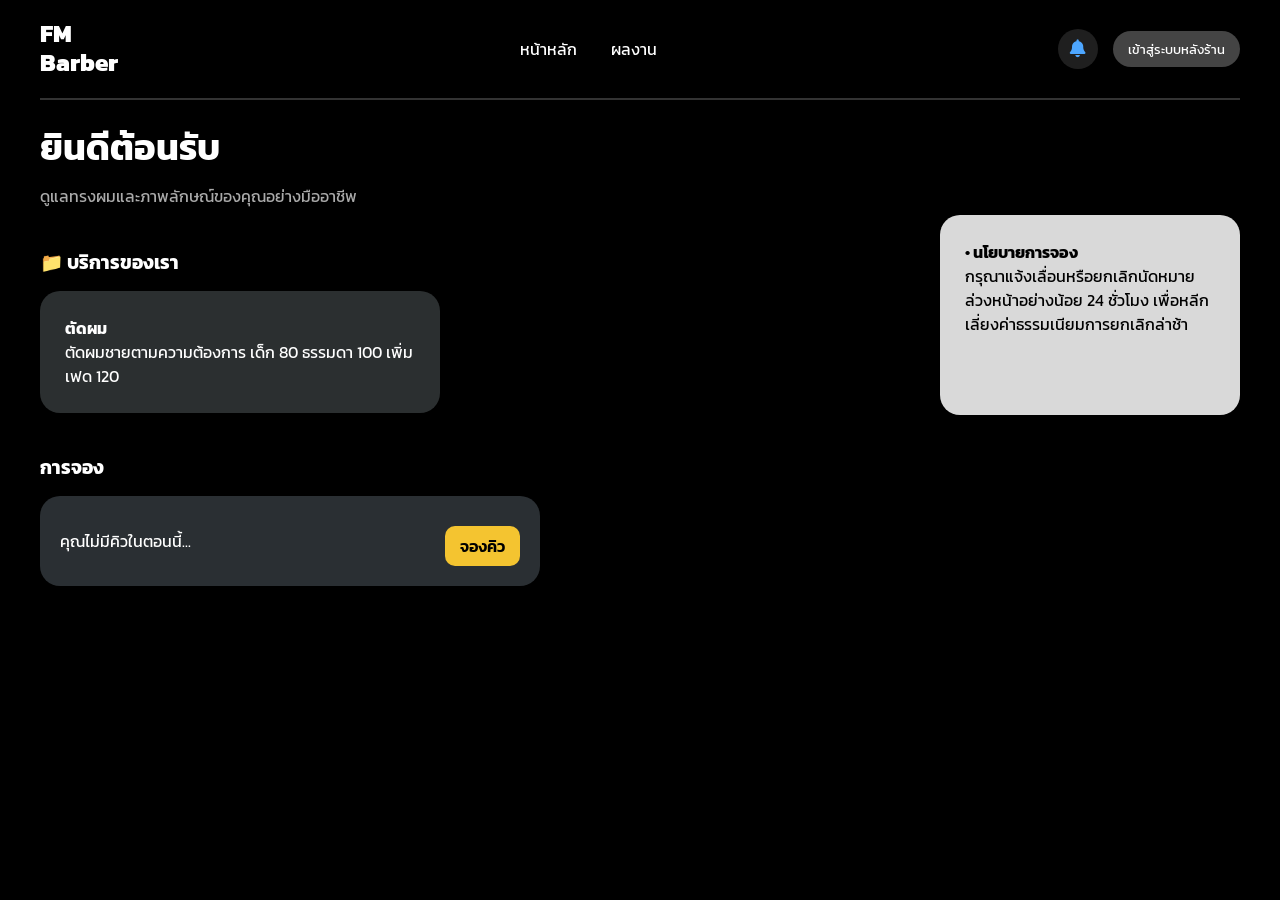
<file: index.html>
<!DOCTYPE html>
<html lang="th">
<head>
    <meta charset="UTF-8">
    <title>FM Barber</title>
    <link href="https://fonts.googleapis.com/css2?family=Kanit:wght@300;400;600;800&display=swap" rel="stylesheet">
    <link rel="stylesheet" href="https://cdnjs.cloudflare.com/ajax/libs/font-awesome/6.5.0/css/all.min.css">
    <link rel="stylesheet" href="style.css">
</head>
<body>

<header>
    <div class="logo">
        <h2>FM<br>Barber</h2>
    </div>

    <nav>
        <a href="index.html">หน้าหลัก</a>
        <a href="portfolio.html">ผลงาน</a>
    </nav>

    <div class="right-menu">
        <a href="notification.html" class="notification active">
            <i class="fa-solid fa-bell"></i>
        </a>
        <button class="login-btn" onclick="window.location.href='admin.html'">
            เข้าสู่ระบบหลังร้าน
</button>
    </div>
</header>

<hr>

<section class="hero">
    <h1>ยินดีต้อนรับ</h1>
    <p>ดูแลทรงผมและภาพลักษณ์ของคุณอย่างมืออาชีพ</p>
</section>

<section class="services">
    <h3>📁 บริการของเรา</h3>

    <div class="card">
        <h4>ตัดผม</h4>
        <p>ตัดผมชายตามความต้องการ เด็ก 80 ธรรมดา 100 เพิ่มเฟด 120</p>
    </div>
</section>

<section class="booking">
    <h3>การจอง</h3>

    <div id="bookingContainer"></div>

</section>

<section class="policy">
    <div class="card policy-card">
        <h4>• นโยบายการจอง</h4>
        <p class="policy-text">
            กรุณาแจ้งเลื่อนหรือยกเลิกนัดหมายล่วงหน้าอย่างน้อย 24 ชั่วโมง 
            เพื่อหลีกเลี่ยงค่าธรรมเนียมการยกเลิกล่าช้า
        </p>
    </div>
</section>

<script>

const container = document.getElementById("bookingContainer");

function renderBooking(){

const booking = JSON.parse(localStorage.getItem("finalBooking"));

if(booking){

container.innerHTML = `
<div class="card booking-card active-booking">
<p><strong>${booking.name || "คุณ"}</strong></p>
<p>🎟 คิวที่: <strong>#${booking.queue}</strong></p>
<p>📅 ${booking.date}</p>
<p>⏰ ${booking.time}</p>
<button class="cancel-btn" onclick="cancelBooking()">ยกเลิกการจอง</button>
</div>
`;

}else{

container.innerHTML = `
<div class="card booking-card">
<p>คุณไม่มีคิวในตอนนี้...</p>
<a href="booking.html" class="book-btn">จองคิว</a>
</div>
`;

}

}

function cancelBooking(){

const booking = JSON.parse(localStorage.getItem("finalBooking"));

/* แจ้งเตือนลูกค้า */

let notifications =
JSON.parse(localStorage.getItem("notifications")) || []

notifications.unshift({
message:"คุณได้ยกเลิกคิววันที่ "+booking.date+" เวลา "+booking.time,
timestamp:new Date().toLocaleString("th-TH")
})

localStorage.setItem(
"notifications",
JSON.stringify(notifications)
)

/* แจ้งเตือนแอดมิน */

let adminNotifications =
JSON.parse(localStorage.getItem("adminNotifications")) || []

adminNotifications.unshift({
message:"ลูกค้า "+booking.name+" ยกเลิกคิว #"+booking.queue,
timestamp:new Date().toLocaleString("th-TH")
})

localStorage.setItem(
"adminNotifications",
JSON.stringify(adminNotifications)
)

/* ลบ booking ด้วย queue */

let bookings =
JSON.parse(localStorage.getItem("bookings")) || []

bookings = bookings.filter(b => b.queue !== booking.queue)

localStorage.setItem(
"bookings",
JSON.stringify(bookings)
)

localStorage.removeItem("finalBooking")

renderBooking()

}

renderBooking()

setInterval(()=>{
renderBooking()
},2000)

</script>

</body>
</html>
</file>
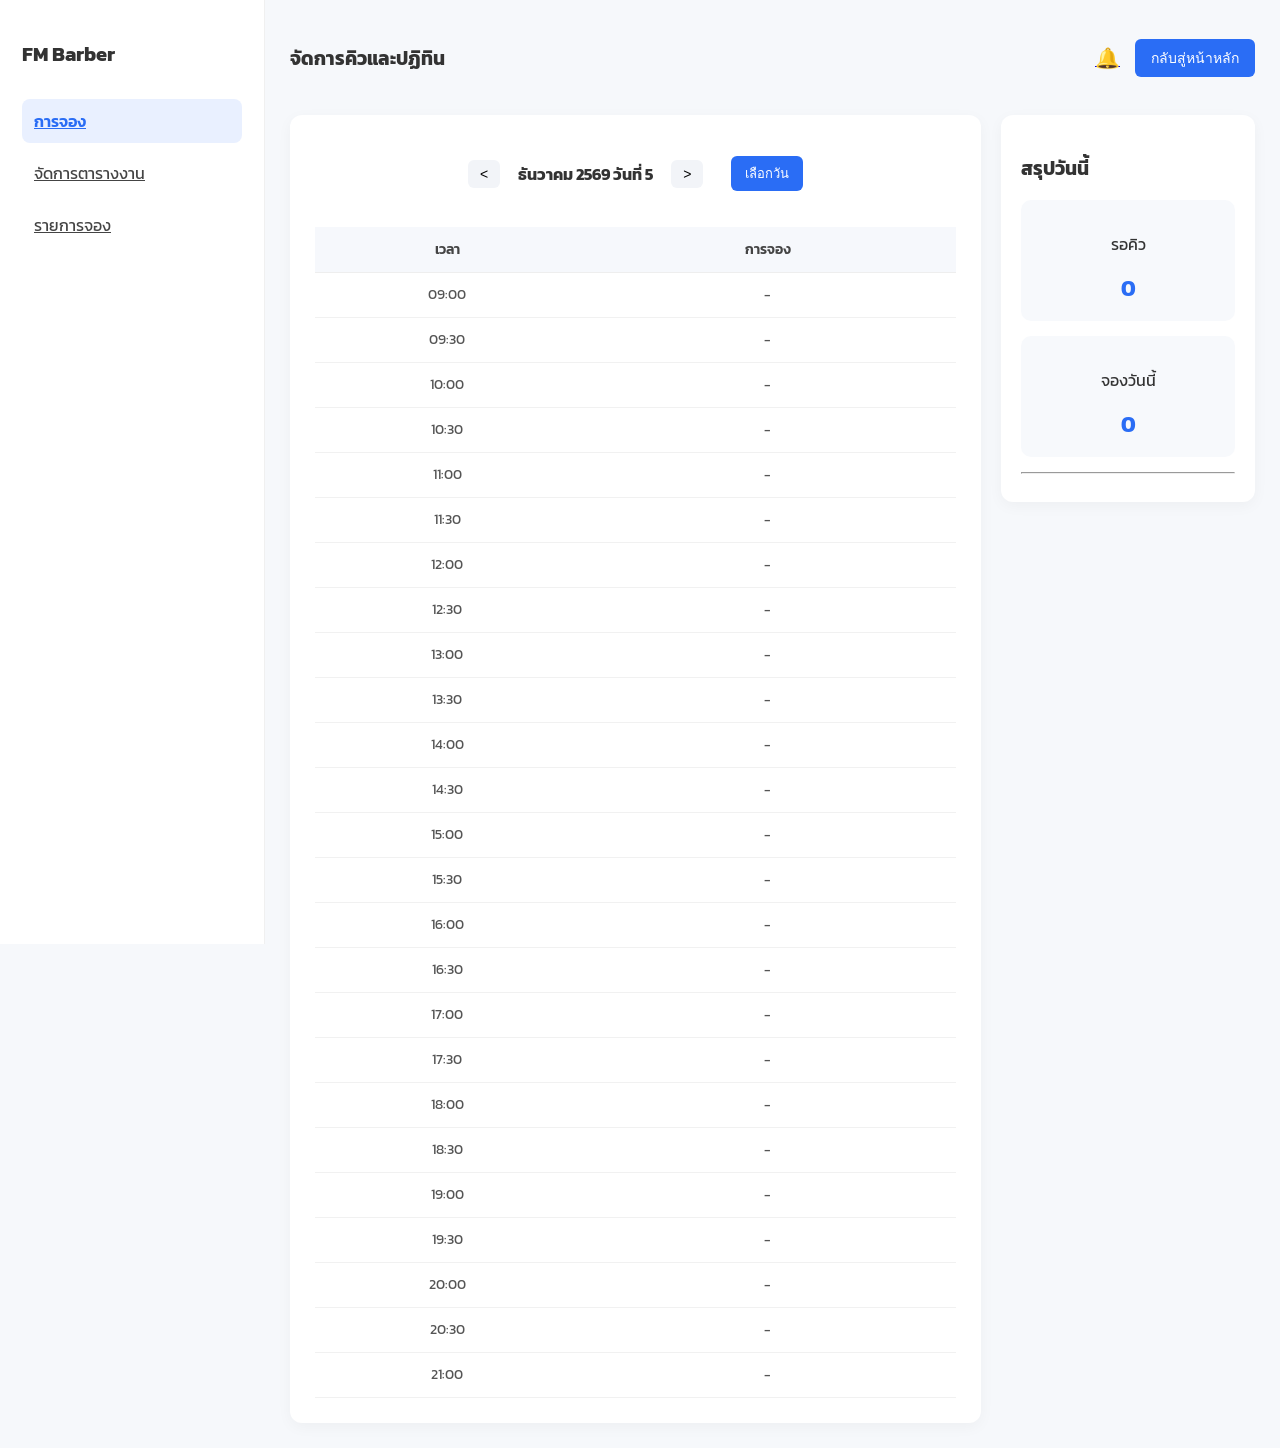
<file: admin.html>
<!DOCTYPE html>
<html lang="th">
<head>
<meta charset="UTF-8">
<title>FM Barber Admin</title>

<link href="https://fonts.googleapis.com/css2?family=Kanit:wght@300;400;600;800&display=swap" rel="stylesheet">
<link rel="stylesheet" href="https://cdnjs.cloudflare.com/ajax/libs/font-awesome/6.5.0/css/all.min.css">

<link rel="stylesheet" href="admin.css">

</head>

<body>

<div class="sidebar">

<h2>FM Barber</h2>

<div class="menu">

<a href="admin.html" class="active">การจอง</a>

<a href="manage.html">จัดการตารางงาน</a>

<a href="bookingadmin.html">รายการจอง</a>
</div>

</div>


<div class="main">

<div class="topbar">

<h3>จัดการคิวและปฏิทิน</h3>

<div class="right-menu">

<a href="notificationadmin.html">
<span class="bell">🔔</span>
</a>

<button class="home-btn" onclick="window.location.href='index.html'">
กลับสู่หน้าหลัก
</button>

</div>

</div>


<div class="content">

<div class="calendar-box">

<div class="calendar-header">

<button id="prevMonth"><</button>

<h4 id="monthYear"></h4>

<button id="nextMonth">></button>

<button class="date-btn" onclick="toggleCalendar()">
เลือกวัน
</button>

</div>

<table class="calendar-table">

<thead>
<tr>
<th>เวลา</th>
<th>การจอง</th>
</tr>
</thead>

<tbody id="calendarBody"></tbody>

</table>

</div>


<div class="summary">

<h3>สรุปวันนี้</h3>

<div class="stat">
<p>รอคิว</p>
<h2 id="queueCount">0</h2>
</div>

<div class="stat">
<p>จองวันนี้</p>
<h2 id="todayCount">0</h2>
</div>

<hr>

<div id="bookingList"></div>

</div>

</div>

</div>


<div id="datePopup" class="date-popup">

<div class="date-box">

<div class="date-header">
<span>เลือกวันที่</span>
<button onclick="toggleCalendar()">✕</button>
</div>

<div class="date-grid" id="dateGrid"></div>

</div>

</div>


<script>

const times = [
"09:00","09:30",
"10:00","10:30",
"11:00","11:30",
"12:00","12:30",
"13:00","13:30",
"14:00","14:30",
"15:00","15:30",
"16:00","16:30",
"17:00","17:30",
"18:00","18:30",
"19:00","19:30",
"20:00","20:30",
"21:00"
];

let currentDate = new Date();

const monthYear = document.getElementById("monthYear");

let bookings = JSON.parse(localStorage.getItem("notifications")) || [];

function formatDate(date){
return date.toLocaleDateString("th-TH");
}

function renderCalendar(){

const dateString = formatDate(currentDate);

monthYear.innerText =
currentDate.toLocaleString('th-TH',{month:'long',year:'numeric'}) +
" วันที่ "+currentDate.getDate();

let bodyHTML="";

times.forEach(time=>{

bodyHTML+="<tr>";
bodyHTML+=`<td class="time">${time}</td>`;

let booked = bookings.find(b => 
b.time === time && b.date === dateString
);

if(booked){

bodyHTML+=`
<td class="booked">
${booked.name || "จอง"}
</td>
`;

}else{

bodyHTML+=`<td>-</td>`;

}

bodyHTML+="</tr>";

});

document.getElementById("calendarBody").innerHTML=bodyHTML;

renderSummary();

}

renderCalendar();


document.getElementById("prevMonth").onclick=()=>{

currentDate.setMonth(currentDate.getMonth()-1);

renderCalendar();
renderDatePopup();

}

document.getElementById("nextMonth").onclick=()=>{

currentDate.setMonth(currentDate.getMonth()+1);

renderCalendar();
renderDatePopup();

}


function toggleCalendar(){

const popup=document.getElementById("datePopup");

popup.style.display =
popup.style.display==="flex"?"none":"flex";

}


function renderDatePopup(){

const grid=document.getElementById("dateGrid");

grid.innerHTML="";

const year=currentDate.getFullYear();
const month=currentDate.getMonth();

const daysInMonth=new Date(year,month+1,0).getDate();

for(let i=1;i<=daysInMonth;i++){

let d=document.createElement("div");

d.className="date-item";
d.innerText=i;

d.onclick=function(){

currentDate.setDate(i);

renderCalendar();
toggleCalendar();

}

grid.appendChild(d);

}

}

renderDatePopup();


function renderSummary(){

const dateString = formatDate(currentDate);

let todayBookings = bookings.filter(b => b.date === dateString);

document.getElementById("queueCount").innerText = todayBookings.length;
document.getElementById("todayCount").innerText = todayBookings.length;

let listHTML="";

todayBookings.forEach(b=>{

listHTML+=`
<div class="booking-item">

<p class="time">${b.time}</p>

<p><b>ชื่อ:</b> ${b.name || "-"}</p>

<p><b>หมายเหตุ:</b> ${b.note || "-"}</p>

<p class="date">${b.date}</p>

</div>
`;

});

document.getElementById("bookingList").innerHTML=listHTML;

}

</script>

</body>
</html>
</file>
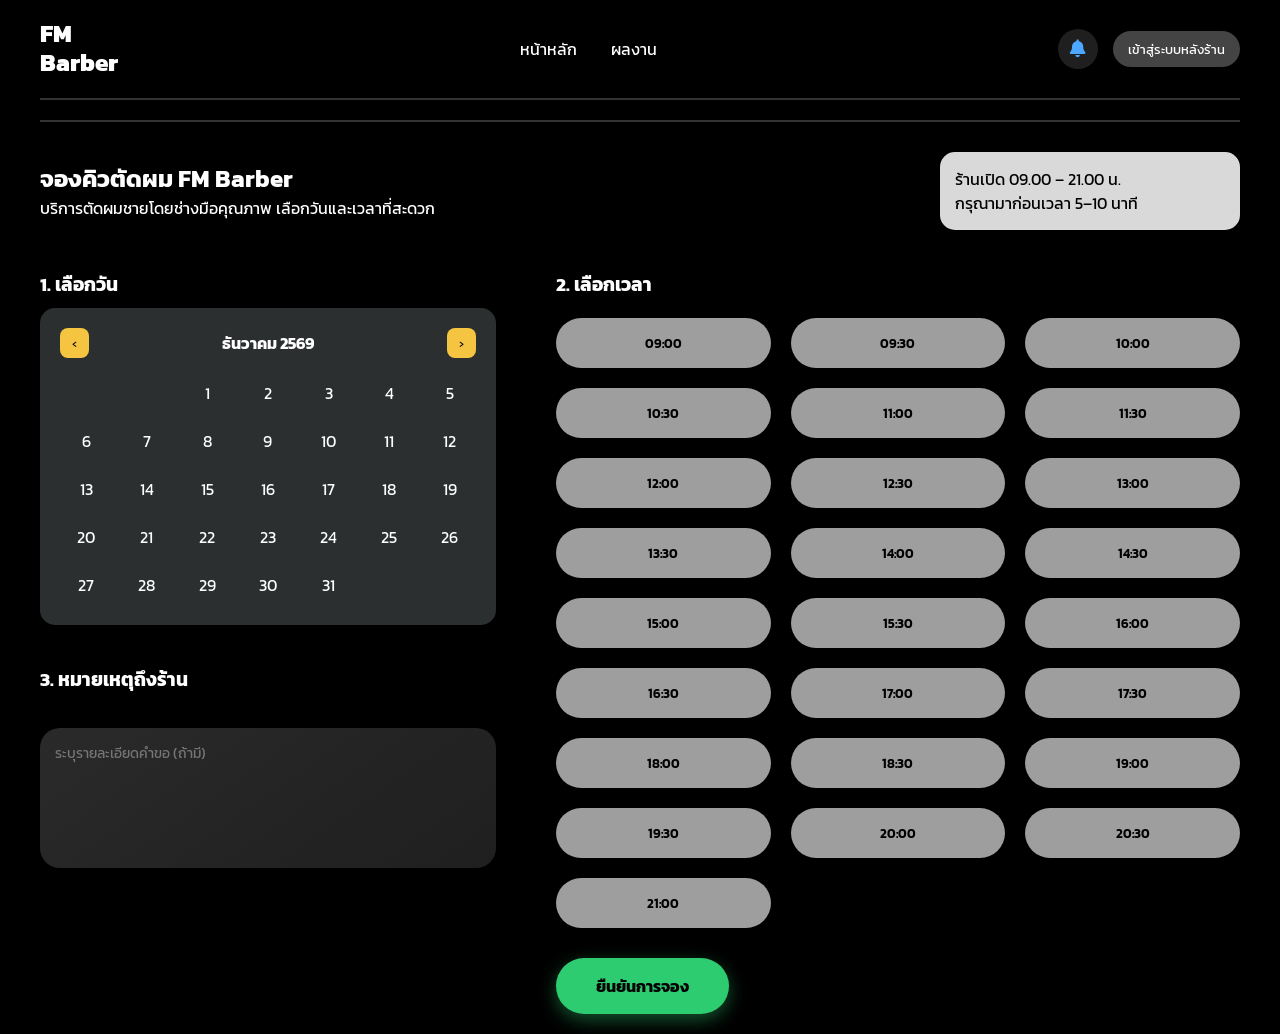
<file: booking.html>
<!DOCTYPE html>
<html lang="th">
<head>
<meta charset="UTF-8">
<title>จองคิว | FM Barber</title>
<link href="https://fonts.googleapis.com/css2?family=Kanit:wght@300;400;600;800&display=swap" rel="stylesheet">
<link rel="stylesheet" href="https://cdnjs.cloudflare.com/ajax/libs/font-awesome/6.5.0/css/all.min.css">
<link rel="stylesheet" href="style.css">
</head>

<body>

<header>
  <div class="logo">
    <h2>FM<br>Barber</h2>
  </div>

  <nav>
    <a href="index.html">หน้าหลัก</a>
    <a href="portfolio.html">ผลงาน</a>
  </nav>

  <div class="right-menu">
        <a href="notification.html" class="notification active">
            <i class="fa-solid fa-bell"></i>
        </a>
    <button class="login-btn" onclick="window.location.href='admin.html'">
      เข้าสู่ระบบหลังร้าน
</button>
  </div>
</header>

<hr><hr>

<section class="booking-page">

  <div class="booking-header">
    <div>
      <h1>จองคิวตัดผม FM Barber</h1>
      <p>บริการตัดผมชายโดยช่างมือคุณภาพ เลือกวันและเวลาที่สะดวก</p>
    </div>

    <div class="notice-box">
      ร้านเปิด 09.00 – 21.00 น.<br>
      กรุณามาก่อนเวลา 5–10 นาที
    </div>
  </div>

  <div class="booking-content">

    <!-- ซ้าย -->
    <div class="left-side">
      <h3>1. เลือกวัน</h3>

      <div class="calendar-box">
        <div class="calendar-header">
          <button id="prevMonth">‹</button>
          <h4 id="monthYear"></h4>
          <button id="nextMonth">›</button>
        </div>
        <div class="calendar-grid" id="calendar"></div>
      </div>
      <!-- หมายเหตุถึงร้าน -->
<div class="note-section">
  <h3>3. หมายเหตุถึงร้าน</h3>
  <textarea id="noteInput" placeholder="ระบุรายละเอียดคำขอ (ถ้ามี)"></textarea>
</div>
    </div>
     

    <!-- ขวา -->
    <div class="right-side">
      <h3>2. เลือกเวลา</h3>

      <div class="time-grid">
        <button class="time-btn">09:00</button>
        <button class="time-btn">09:30</button>
        <button class="time-btn">10:00</button>
        <button class="time-btn">10:30</button>
        <button class="time-btn">11:00</button>
        <button class="time-btn">11:30</button>
        <button class="time-btn">12:00</button>
        <button class="time-btn">12:30</button>
        <button class="time-btn">13:00</button>
        <button class="time-btn">13:30</button>
        <button class="time-btn">14:00</button>
        <button class="time-btn">14:30</button>
        <button class="time-btn">15:00</button>
        <button class="time-btn">15:30</button>
        <button class="time-btn">16:00</button>
        <button class="time-btn">16:30</button>
        <button class="time-btn">17:00</button>
        <button class="time-btn">17:30</button>
        <button class="time-btn">18:00</button>
        <button class="time-btn">18:30</button>
        <button class="time-btn">19:00</button>
        <button class="time-btn">19:30</button>
        <button class="time-btn">20:00</button>
        <button class="time-btn">20:30</button>
        <button class="time-btn">21:00</button>
      </div>

      <button class="confirm-btn" onclick="goConfirm()">ยืนยันการจอง</button>
    </div>

  </div>
</section>

<script>

let currentDate = new Date();
let selectedDay = null;
let selectedTime = null;

const calendar = document.getElementById("calendar");
const monthYear = document.getElementById("monthYear");

/* ---------- ปฏิทิน ---------- */

function renderCalendar(){

  calendar.innerHTML = "";

  const today = new Date();
  const year = currentDate.getFullYear();
  const month = currentDate.getMonth();

  const firstDay = new Date(year, month, 1).getDay();
  const lastDate = new Date(year, month+1, 0).getDate();

  const monthNames = ["มกราคม","กุมภาพันธ์","มีนาคม","เมษายน","พฤษภาคม","มิถุนายน",
                      "กรกฎาคม","สิงหาคม","กันยายน","ตุลาคม","พฤศจิกายน","ธันวาคม"];

  monthYear.innerText = monthNames[month] + " " + (year + 543);

  for(let i=0;i<firstDay;i++){
    calendar.innerHTML += "<div></div>";
  }

  for(let day=1; day<=lastDate; day++){

    const dayDiv = document.createElement("div");
    dayDiv.innerText = day;

    const thisDate = new Date(year, month, day);

    if(thisDate < new Date(today.getFullYear(), today.getMonth(), today.getDate())){
      dayDiv.classList.add("disabled");
    } 
    else {

      dayDiv.onclick = function(){

        document.querySelectorAll("#calendar div")
        .forEach(d=>d.classList.remove("active"));

        dayDiv.classList.add("active");

        selectedDay = day + "/" + (month+1) + "/" + (year+543);
        updateTimeButtons();

      };

    }

    if(day === today.getDate() &&
       month === today.getMonth() &&
       year === today.getFullYear()){
      dayDiv.classList.add("today");
    }

    if(new Date(year, month, day).getDay() === 0){
      dayDiv.classList.add("sunday");
    }

    calendar.appendChild(dayDiv);
  }

}

/* ---------- เปลี่ยนเดือน ---------- */

document.getElementById("prevMonth").onclick = function(){
  currentDate.setMonth(currentDate.getMonth()-1);
  renderCalendar();
}

document.getElementById("nextMonth").onclick = function(){
  currentDate.setMonth(currentDate.getMonth()+1);
  renderCalendar();
}

/* ---------- เช็คสถานะเวลา ---------- */

/* ---------- โหลดเวลาเมื่อเลือกวัน ---------- */

function updateTimeButtons(){

  if(!selectedDay) return;

  const parts = selectedDay.split("/");
  const day = parts[0];
  const month = parts[1];
  const year = parts[2]-543;

  const dateObj = new Date(year,month-1,day);
  const dateKey =
  dateObj.getFullYear() + "-" +
  String(dateObj.getMonth()+1).padStart(2,"0") + "-" +
  String(dateObj.getDate()).padStart(2,"0");

  const schedule = JSON.parse(localStorage.getItem("schedule_"+dateKey)) || {};
  const closed = localStorage.getItem("close_"+dateKey) === "true";

  const buttons = document.querySelectorAll(".time-btn");

  selectedTime = null;

  buttons.forEach(btn=>{

    const time = btn.innerText;

    btn.classList.remove("active","disabled");

    btn.style.pointerEvents="auto";
    btn.style.opacity="1";

    /* ร้านปิด */
    if(closed){
      btn.classList.add("disabled");
      btn.style.pointerEvents="none";
      btn.style.opacity="0.3";
      return;
    }

    /* เวลาไม่ว่าง */
    if(schedule[time] === "ไม่ว่าง"){
      btn.classList.add("disabled");
      btn.style.pointerEvents="none";
      btn.style.opacity="0.4";
      return;
    }

    /* เวลาว่าง */
    btn.onclick = function(){

      buttons.forEach(b=>b.classList.remove("active"));

      btn.classList.add("active");

      selectedTime = time;

    }

  });

}

/* ---------- ยืนยัน ---------- */

function goConfirm(){

  if(!selectedDay || !selectedTime){
    alert("กรุณาเลือกวันและเวลา");
    return;
  }

  const parts = selectedDay.split("/");
  const day = parts[0];
  const month = parts[1];
  const year = parts[2]-543;

  const dateObj = new Date(year,month-1,day);
  const dateKey =
  dateObj.getFullYear() + "-" +
  String(dateObj.getMonth()+1).padStart(2,"0") + "-" +
  String(dateObj.getDate()).padStart(2,"0");
  /* เช็คว่าร้านปิดไหม */
  const closed = localStorage.getItem("close_"+dateKey) === "true";

  if(closed){
    alert("วันนี้ร้านปิดทำการ");
    return;
  }

  const schedule = JSON.parse(localStorage.getItem("schedule_"+dateKey)) || {};

  if(schedule[selectedTime] === "ไม่ว่าง"){
    alert("เวลานี้ถูกจองแล้ว");
    return;
  }

  const note = document.getElementById("noteInput").value;

  localStorage.setItem("selectedDate", selectedDay);
  localStorage.setItem("selectedTime", selectedTime);
  localStorage.setItem("bookingNote", note);

  window.location.href = "confirm.html";
}

/* ---------- เริ่มต้น ---------- */
renderCalendar();

/* โหลดสถานะเวลาเมื่อเปิดหน้า */
updateTimeButtons();

</script>
</body>
</html>
</file>
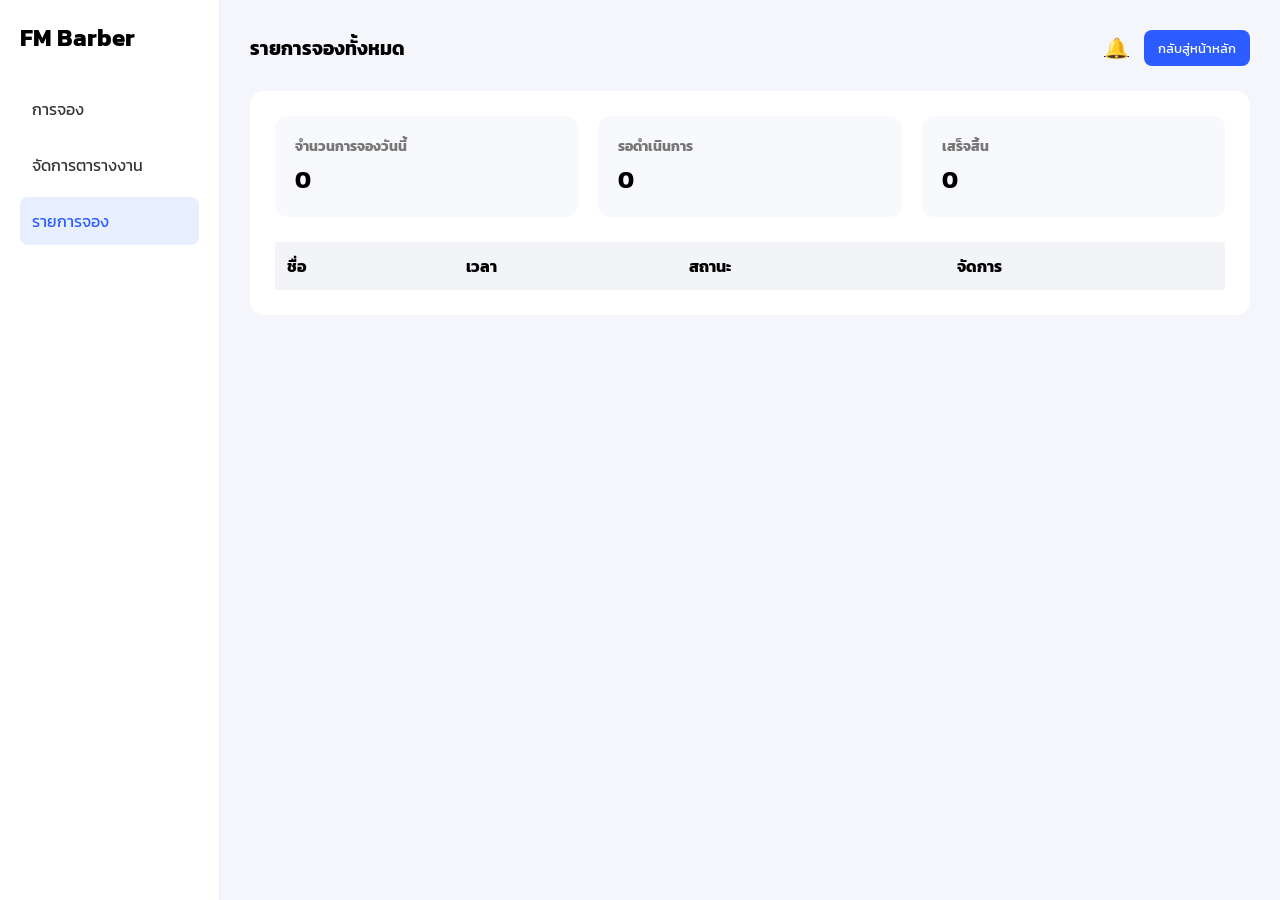
<file: bookingadmin.html>
<!DOCTYPE html>
<html lang="th">
<head>
<meta charset="UTF-8">
<title>รายการจอง</title>

<link href="https://fonts.googleapis.com/css2?family=Kanit:wght@300;400;500;600&display=swap" rel="stylesheet">

<style>

*{
margin:0;
padding:0;
box-sizing:border-box;
font-family:'Kanit',sans-serif;
}

body{
background:#f4f6fb;
}

.layout{
display:flex;
}

/* sidebar */

.sidebar{
width:220px;
background:#fff;
height:100vh;
padding:20px;
border-right:1px solid #eee;
}

.sidebar h2{
margin-bottom:30px;
}

.sidebar a{
display:block;
padding:12px;
margin-bottom:8px;
text-decoration:none;
color:#333;
border-radius:8px;
}

.sidebar a.active{
background:#e7efff;
color:#2c5cff;
}

/* main */

.main{
flex:1;
padding:30px;
}

/* header */

.header{
display:flex;
justify-content:space-between;
align-items:center;
margin-bottom:25px;
}

.header-right{
display:flex;
align-items:center;
gap:15px;
}

.bell{
font-size:20px;
cursor:pointer;
}

.home-btn{
background:#2c5cff;
color:white;
border:none;
padding:8px 14px;
border-radius:8px;
cursor:pointer;
}

/* card */

.card{
background:white;
border-radius:14px;
padding:25px;
}

/* stats */

.stats{
display:flex;
gap:20px;
margin-bottom:25px;
}

.stat-box{
flex:1;
background:#f8f9fc;
padding:20px;
border-radius:12px;
}

.stat-box h4{
font-size:14px;
color:#777;
margin-bottom:5px;
}

.stat-box h2{
font-size:24px;
}

/* table */

table{
width:100%;
border-collapse:collapse;
}

th{
background:#f2f4f8;
padding:12px;
text-align:left;
}

td{
padding:12px;
border-bottom:1px solid #eee;
}

/* buttons */

.btn-confirm{
background:#2ecc71;
color:white;
border:none;
padding:6px 12px;
border-radius:6px;
cursor:pointer;
}

.btn-cancel{
background:#e74c3c;
color:white;
border:none;
padding:6px 12px;
border-radius:6px;
cursor:pointer;
}

</style>
</head>

<body>

<div class="layout">

<!-- sidebar -->

<div class="sidebar">

<h2>FM Barber</h2>

<a href="admin.html">การจอง</a>
<a href="manage.html">จัดการตารางงาน</a>
<a class="active">รายการจอง</a>

</div>

<!-- main -->

<div class="main">

<div class="header">

<h3>รายการจองทั้งหมด</h3>

<div class="header-right">


<a href="notificationadmin.html">

<span class="bell">🔔</span></a>

<button class="home-btn" onclick="location.href='index.html'">
กลับสู่หน้าหลัก
</button>

</div>

</div>

<div class="card">

<div class="stats">

<div class="stat-box">
<h4>จำนวนการจองวันนี้</h4>
<h2 id="todayCount">0</h2>
</div>

<div class="stat-box">
<h4>รอดำเนินการ</h4>
<h2 id="pendingCount">0</h2>
</div>

<div class="stat-box">
<h4>เสร็จสิ้น</h4>
<h2 id="doneCount">0</h2>
</div>

</div>

<table>

<thead>
<tr>
<th>ชื่อ</th>
<th>เวลา</th>
<th>สถานะ</th>
<th>จัดการ</th>
</tr>
</thead>

<tbody id="bookingTable"></tbody>

</table>

</div>

</div>

</div>

<script>

let bookings =
JSON.parse(localStorage.getItem("bookings")) || []

function render(){

let bookings =
JSON.parse(localStorage.getItem("bookings")) || []

const table=document.getElementById("bookingTable")

table.innerHTML=""

let today=0
let pending=0
let done=0

bookings.forEach((b,i)=>{

if(b.status==="รอ") pending++
if(b.status==="เสร็จ") done++

today++

let tr=document.createElement("tr")

tr.innerHTML=`
<td>${b.name}</td>
<td>${b.date} ${b.time}</td>
<td>${b.status}</td>

<td>

<button class="btn-confirm" onclick="finish(${i})">
เสร็จ
</button>

<button class="btn-cancel" onclick="cancel(${i})">
ยกเลิก
</button>

</td>
`

table.appendChild(tr)

})

document.getElementById("todayCount").innerText=today
document.getElementById("pendingCount").innerText=pending
document.getElementById("doneCount").innerText=done

}

function cancel(i){

if(confirm("ยกเลิกคิวนี้?")){

let bookings =
JSON.parse(localStorage.getItem("bookings")) || []

let booking = bookings[i]

/* แจ้งเตือนลูกค้า */

let notifications =
JSON.parse(localStorage.getItem("notifications")) || []

notifications.unshift({
message:"คิวของคุณวันที่ "+booking.date+" เวลา "+booking.time+" ถูกยกเลิกโดยร้าน",
timestamp:new Date().toLocaleString("th-TH")
})

localStorage.setItem(
"notifications",
JSON.stringify(notifications)
)

/* ลบ booking */

bookings.splice(i,1)

localStorage.setItem(
"bookings",
JSON.stringify(bookings)
)

/* ลบเฉพาะคิวเดียวกัน */

let finalBooking =
JSON.parse(localStorage.getItem("finalBooking"))

if(finalBooking && finalBooking.queue === booking.queue){
localStorage.removeItem("finalBooking")
}

render()

}

}
function finish(i){

let bookings =
JSON.parse(localStorage.getItem("bookings")) || []

bookings[i].status="เสร็จ"

localStorage.setItem(
"bookings",
JSON.stringify(bookings)
)

render()

}
render();

</script>

</body>
</html>
</file>
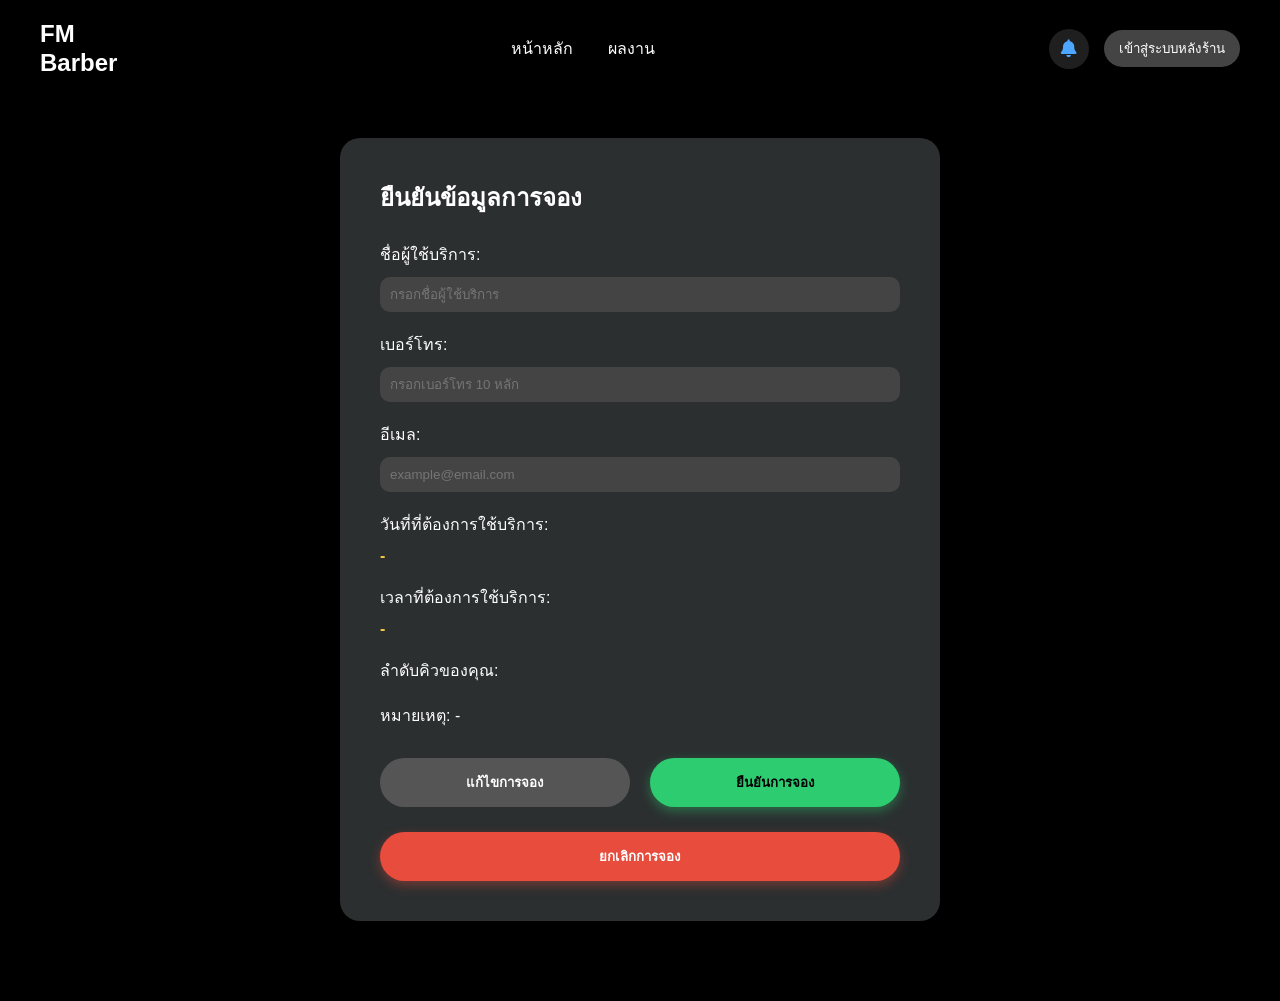
<file: confirm.html>
<!DOCTYPE html>
<html lang="th">
<head>
<meta charset="UTF-8">
<title>ยืนยันข้อมูลการจอง</title>
<link rel="stylesheet" href="style.css">
<link rel="stylesheet" href="https://cdnjs.cloudflare.com/ajax/libs/font-awesome/6.5.1/css/all.min.css">
</head>

<body>

<header>
<div class="logo">
<h2>FM<br>Barber</h2>
</div>

<nav class="center-menu">
<a href="index.html">หน้าหลัก</a>
<a href="portfolio.html">ผลงาน</a>
</nav>

<div class="right-menu">
<a href="notification.html" class="notification active">
<i class="fa-solid fa-bell"></i>
</a>

<button class="login-btn" onclick="window.location.href='admin.html'">
เข้าสู่ระบบหลังร้าน
</button>

</div>
</header>


<div class="confirm-container">

<h2>ยืนยันข้อมูลการจอง</h2>

<div class="info">

<p>ชื่อผู้ใช้บริการ:</p>
<input type="text" id="name" placeholder="กรอกชื่อผู้ใช้บริการ">

<p>เบอร์โทร:</p>
<input type="text" id="phone" placeholder="กรอกเบอร์โทร 10 หลัก">

<p>อีเมล:</p>
<input type="email" id="email" placeholder="example@email.com">

<p>วันที่ที่ต้องการใช้บริการ:</p>
<span id="showDate"></span>

<p>เวลาที่ต้องการใช้บริการ:</p>
<span id="showTime"></span>

<p>ลำดับคิวของคุณ:</p>
<span id="showQueue" style="color:#00ff99;font-weight:700;"></span>

<p id="showNote"></p>

</div>


<div class="btn-group">

<button type="button" onclick="window.location.href='booking.html'">
แก้ไขการจอง
</button>

<button type="button" onclick="saveBooking()">
ยืนยันการจอง
</button>

</div>

<button type="button" class="cancel" onclick="openCancelPopup()">
ยกเลิกการจอง
</button>

</div>


<div id="cancelPopup" class="popup">

<div class="popup-box">

<h3>คุณต้องการยกเลิกการจองหรือไม่ ?</h3>

<div class="popup-btn">

<button onclick="closeCancelPopup()" class="no">
ไม่
</button>

<button onclick="confirmCancel()" class="yes">
ใช่
</button>

</div>

</div>

</div>


<div id="cancelSuccess" class="popup">

<div class="popup-box">

<h3>ยกเลิกการจองสำเร็จ</h3>

<button onclick="goHome()" class="ok">
ตกลง
</button>

</div>

</div>



<script>
const date = localStorage.getItem("selectedDate");
const time = localStorage.getItem("selectedTime");
const note = localStorage.getItem("bookingNote");

document.getElementById("showDate").innerText = date || "-";
document.getElementById("showTime").innerText = time || "-";
document.getElementById("showNote").innerText =
"หมายเหตุ: " + (note || "-");


function saveBooking(){

const name = document.getElementById("name").value.trim();
const phone = document.getElementById("phone").value.trim();
const email = document.getElementById("email").value.trim();

if(name === ""){
alert("กรุณากรอกชื่อผู้ใช้บริการ");
return;
}

if(phone === ""){
alert("กรุณากรอกเบอร์โทร");
return;
}

if(!/^[0-9]+$/.test(phone)){
alert("เบอร์โทรต้องเป็นตัวเลขเท่านั้น");
return;
}

if(phone.length !== 10){
alert("เบอร์โทรต้องมี 10 หลัก");
return;
}

const queueNumber = Math.floor(Math.random()*1000)
.toString()
.padStart(3,"0");

document.getElementById("showQueue").innerText = queueNumber;


/* บันทึก booking */

let bookings = JSON.parse(localStorage.getItem("bookings")) || [];

bookings.push({
name:name,
phone:phone,
email:email,
date:date,
time:time,
note:note || "-",
queue:queueNumber,
status:"รอ"
});

localStorage.setItem("bookings",JSON.stringify(bookings));


/* แจ้งเตือนลูกค้า */

let notifications = JSON.parse(localStorage.getItem("notifications")) || [];

notifications.unshift({
type:"confirm",
message:"จองคิวสำเร็จ คิวของคุณคือ #"+queueNumber,
timestamp:new Date().toLocaleString("th-TH")
});

localStorage.setItem("notifications",JSON.stringify(notifications));


/* ⭐ แจ้งเตือนแอดมิน */

let adminNotifications = JSON.parse(localStorage.getItem("adminNotifications")) || [];

adminNotifications.unshift({
message:"มีการจองคิวใหม่ "+name+" เวลา "+time,
timestamp:new Date().toLocaleString("th-TH")
});

localStorage.setItem("adminNotifications",JSON.stringify(adminNotifications));


/* บันทึก final booking */

localStorage.setItem("finalBooking",JSON.stringify({
name:name,
phone:phone,
email:email,
date:date,
time:time,
queue:queueNumber
}));


alert("จองสำเร็จ! คิวของคุณคือ #"+queueNumber);

window.location.href="index.html";

}


function openCancelPopup(){
document.getElementById("cancelPopup").style.display="flex";
}

function closeCancelPopup(){
document.getElementById("cancelPopup").style.display="none";
}


function confirmCancel(){

let notifications =
JSON.parse(localStorage.getItem("notifications")) || [];

notifications.unshift({

type:"cancel",
message:"ยกเลิกการจองสำเร็จ",

timestamp:new Date().toLocaleString("th-TH")

});

localStorage.setItem(
"notifications",
JSON.stringify(notifications)
);

document.getElementById("cancelPopup").style.display="none";
document.getElementById("cancelSuccess").style.display="flex";

}


function goHome(){
window.location.href="index.html";
}

</script>

</body>
</html>
</file>
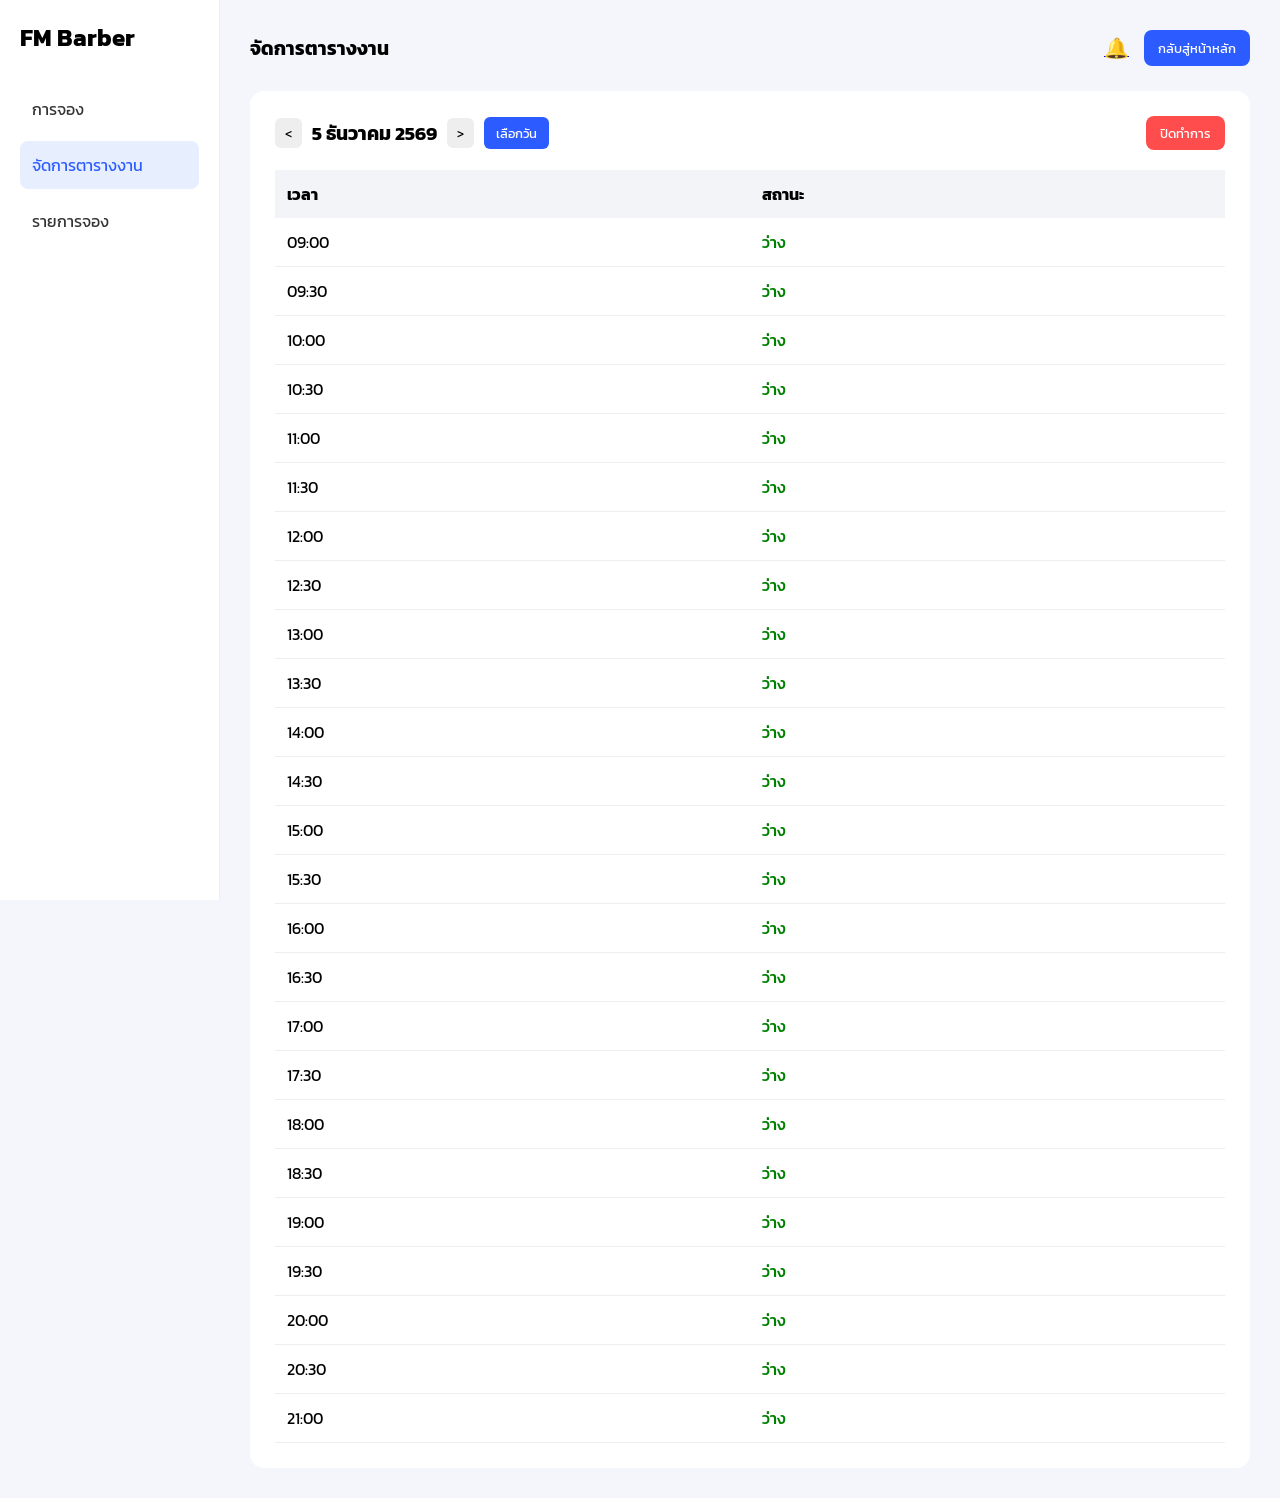
<file: manage.html>
<!DOCTYPE html>
<html lang="th">
<head>
<meta charset="UTF-8">
<title>จัดการตารางงาน</title>

<link href="https://fonts.googleapis.com/css2?family=Kanit:wght@300;400;500;600&display=swap" rel="stylesheet">

<style>

*{
margin:0;
padding:0;
box-sizing:border-box;
font-family:'Kanit',sans-serif;
}

body{
background:#f4f6fb;
}

.layout{
display:flex;
}

/* sidebar */

.sidebar{
width:220px;
background:#fff;
height:100vh;
padding:20px;
border-right:1px solid #eee;
}

.sidebar h2{
margin-bottom:30px;
}

.sidebar a{
display:block;
padding:12px;
margin-bottom:8px;
text-decoration:none;
color:#333;
border-radius:8px;
}

.sidebar a.active{
background:#e7efff;
color:#2c5cff;
}

/* main */

.main{
flex:1;
padding:30px;
}

/* header */

.header{
display:flex;
justify-content:space-between;
align-items:center;
margin-bottom:25px;
}

.header-right{
display:flex;
align-items:center;
gap:15px;
}

.bell{
font-size:20px;
cursor:pointer;
}

.home-btn{
background:#2c5cff;
color:white;
border:none;
padding:8px 14px;
border-radius:8px;
cursor:pointer;
}

/* card */

.card{
background:white;
border-radius:14px;
padding:25px;
}

/* topbar */

.topbar{
display:flex;
align-items:center;
gap:10px;
margin-bottom:20px;
}

.bell{
font-size:20px;
cursor:pointer;
color:#555;
}

.date-btn{
background:#eee;
border:none;
padding:5px 10px;
border-radius:6px;
cursor:pointer;
}

.pick-btn{
background:#2c5cff;
color:white;
border:none;
padding:6px 12px;
border-radius:6px;
cursor:pointer;
}

.close-btn{
margin-left:auto;
background:#ff4d4d;
color:white;
border:none;
padding:7px 14px;
border-radius:8px;
cursor:pointer;
}

/* table */

table{
width:100%;
border-collapse:collapse;
}

th{
background:#f2f4f8;
padding:12px;
text-align:left;
}

td{
padding:12px;
border-bottom:1px solid #eee;
cursor:pointer;
}

.status-free{
color:green;
font-weight:500;
}

.status-busy{
color:red;
font-weight:500;
}

.status-close{
color:#999;
}

</style>
</head>

<body>

<div class="layout">

<!-- sidebar -->

<div class="sidebar">

<h2>FM Barber</h2>

<a href="admin.html">การจอง</a>
<a class="active">จัดการตารางงาน</a>
<a href="bookingadmin.html">รายการจอง</a>

</div>

<!-- main -->

<div class="main">

<div class="header">

<h3>จัดการตารางงาน</h3>

<div class="header-right">

<a href="notificationadmin.html"><span class="bell">🔔</span></a>

<button class="home-btn" onclick="location.href='index.html'">
กลับสู่หน้าหลัก
</button>

</div>

</div>

<div class="card">

<div class="topbar">

<button class="date-btn" onclick="changeDate(-1)"><</button>

<h3 id="dateText"></h3>

<button class="date-btn" onclick="changeDate(1)">></button>

<button class="pick-btn" onclick="pickDate()">เลือกวัน</button>

<button id="toggleShop" class="close-btn" onclick="toggleClose()">
ปิดทำการ
</button>

<input type="date" id="datePicker" hidden>

</div>

<table>

<thead>
<tr>
<th>เวลา</th>
<th>สถานะ</th>
</tr>
</thead>

<tbody id="tableBody"></tbody>

</table>

</div>

</div>

</div>

<script>

let currentDate = new Date()

const times=[
"09:00","09:30","10:00","10:30",
"11:00","11:30","12:00","12:30",
"13:00","13:30","14:00","14:30",
"15:00","15:30","16:00","16:30",
"17:00","17:30","18:00","18:30",
"19:00","19:30","20:00","20:30",
"21:00"
]

function formatDate(date){
  return date.getFullYear() + "-" +
  String(date.getMonth()+1).padStart(2,"0") + "-" +
  String(date.getDate()).padStart(2,"0");
}

function render(){

let dateKey = formatDate(currentDate)

let data = JSON.parse(localStorage.getItem("schedule_"+dateKey)) || {}

let closed = localStorage.getItem("close_"+dateKey) === "true"

const tbody = document.getElementById("tableBody")

tbody.innerHTML=""

document.getElementById("dateText").innerText =
currentDate.toLocaleDateString("th-TH",
{year:"numeric",month:"long",day:"numeric"})

document.getElementById("toggleShop").innerText =
closed ? "เปิดทำการ" : "ปิดทำการ"

times.forEach(time=>{

let status = data[time] || "ว่าง"

let tr = document.createElement("tr")

let text = closed ? "ปิด" : status

let className =
closed ? "status-close" :
status==="ว่าง" ? "status-free" : "status-busy"

tr.innerHTML = `
<td>${time}</td>
<td class="${className}">${text}</td>
`

if(!closed){

tr.onclick = ()=>{

if(data[time] === "ไม่ว่าง"){
data[time] = "ว่าง"
}else{
data[time] = "ไม่ว่าง"
}

localStorage.setItem(
"schedule_"+dateKey,
JSON.stringify(data)
)

render()

}

}

tbody.appendChild(tr)

})

}

function changeDate(num){

currentDate.setDate(currentDate.getDate()+num)

render()

}

function pickDate(){

document.getElementById("datePicker").showPicker()

}

document.getElementById("datePicker").onchange=function(){

currentDate = new Date(this.value)

render()

}

function toggleClose(){

let dateKey = formatDate(currentDate)

let closed = localStorage.getItem("close_"+dateKey) === "true"

if(closed){

localStorage.removeItem("close_"+dateKey)

}else{

localStorage.setItem("close_"+dateKey,"true")

}

render()

}

render()

</script>

</body>
</html>
</file>
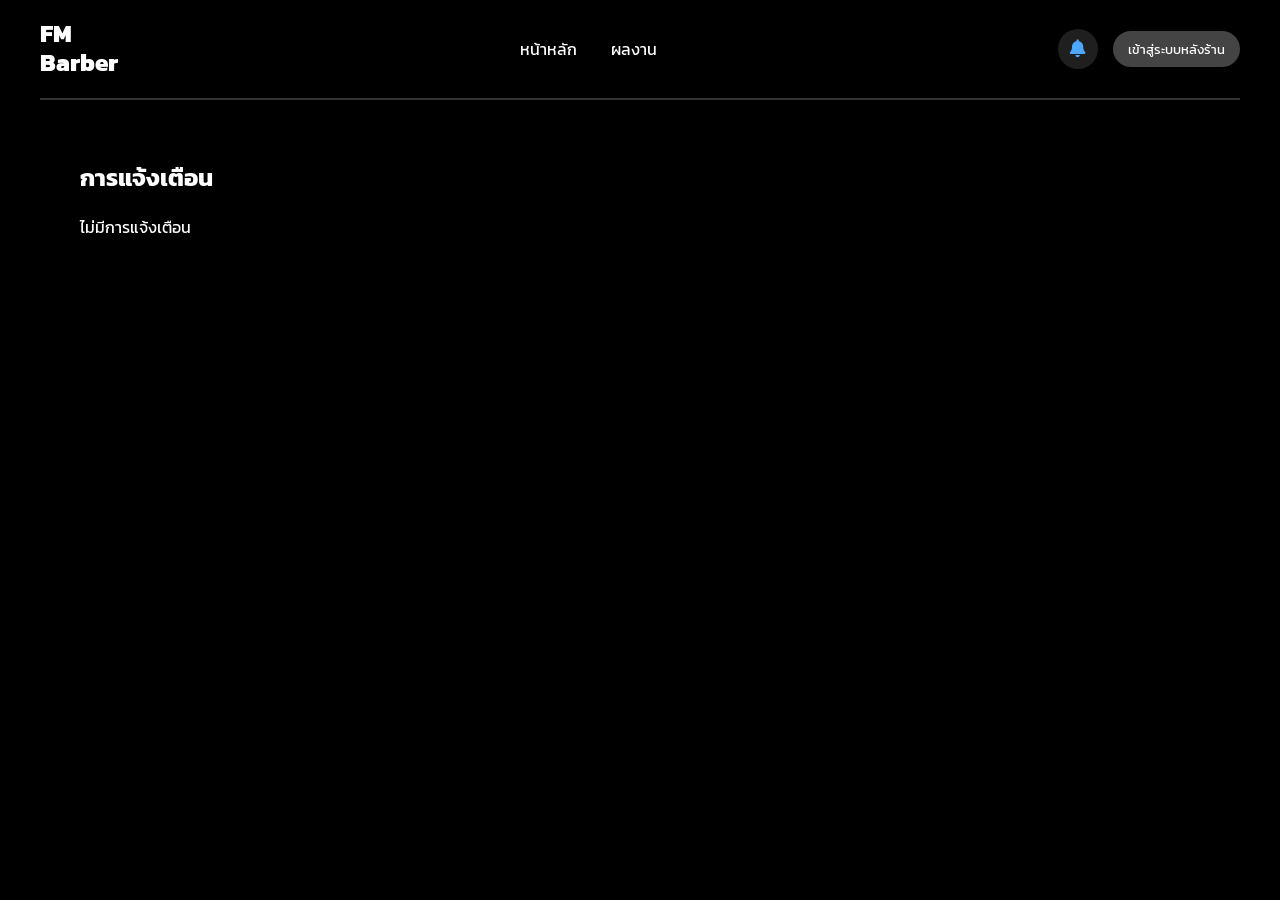
<file: notification.html>
<!DOCTYPE html>
<html lang="th">
<head>
<meta charset="UTF-8">
<title>การแจ้งเตือน - FM Barber</title>

<link href="https://fonts.googleapis.com/css2?family=Kanit:wght@300;400;600;800&display=swap" rel="stylesheet">
<link rel="stylesheet" href="https://cdnjs.cloudflare.com/ajax/libs/font-awesome/6.5.0/css/all.min.css">
<link rel="stylesheet" href="style.css">

</head>

<body>

<header>
    <div class="logo">
        <h2>FM<br>Barber</h2>
    </div>

    <nav>
        <a href="index.html">หน้าหลัก</a>
        <a href="portfolio.html">ผลงาน</a>
    </nav>

    <div class="right-menu">
        <a href="notification.html" class="notification active">
            <i class="fa-solid fa-bell"></i>
        </a>
        <button class="login-btn" onclick="window.location.href='admin.html'">
            เข้าสู่ระบบหลังร้าน
</button>
    </div>
</header>

<hr>

<section class="notification-section">

<h2>การแจ้งเตือน</h2>

<div id="notificationContainer"></div>

</section>

<script>

const container = document.getElementById("notificationContainer");

function getNotifications(){
    return JSON.parse(localStorage.getItem("notifications")) || [];
}

function renderNotifications(){

    const notifications = getNotifications();

    container.innerHTML = "";

    if(notifications.length === 0){
        container.innerHTML = "<p style='color:white;'>ไม่มีการแจ้งเตือน</p>";
        return;
    }

    notifications.forEach((noti,index)=>{

        container.innerHTML += `

        <div class="noti-card">
            <div class="noti-text">
                <h4>
                    ${noti.message}
                    <i class="fa-solid fa-circle-check success"></i>
                </h4>
                <p>${noti.timestamp}</p>
            </div>

            <div class="noti-delete">
                <i class="fa-solid fa-trash" onclick="deleteNotification(${index})"></i>
            </div>
        </div>

        `;
    });

}

function deleteNotification(index){

    let notifications = getNotifications();

    notifications.splice(index,1);

    localStorage.setItem("notifications",JSON.stringify(notifications));

    renderNotifications();
}

renderNotifications();

</script>

</body>
</html>
</file>
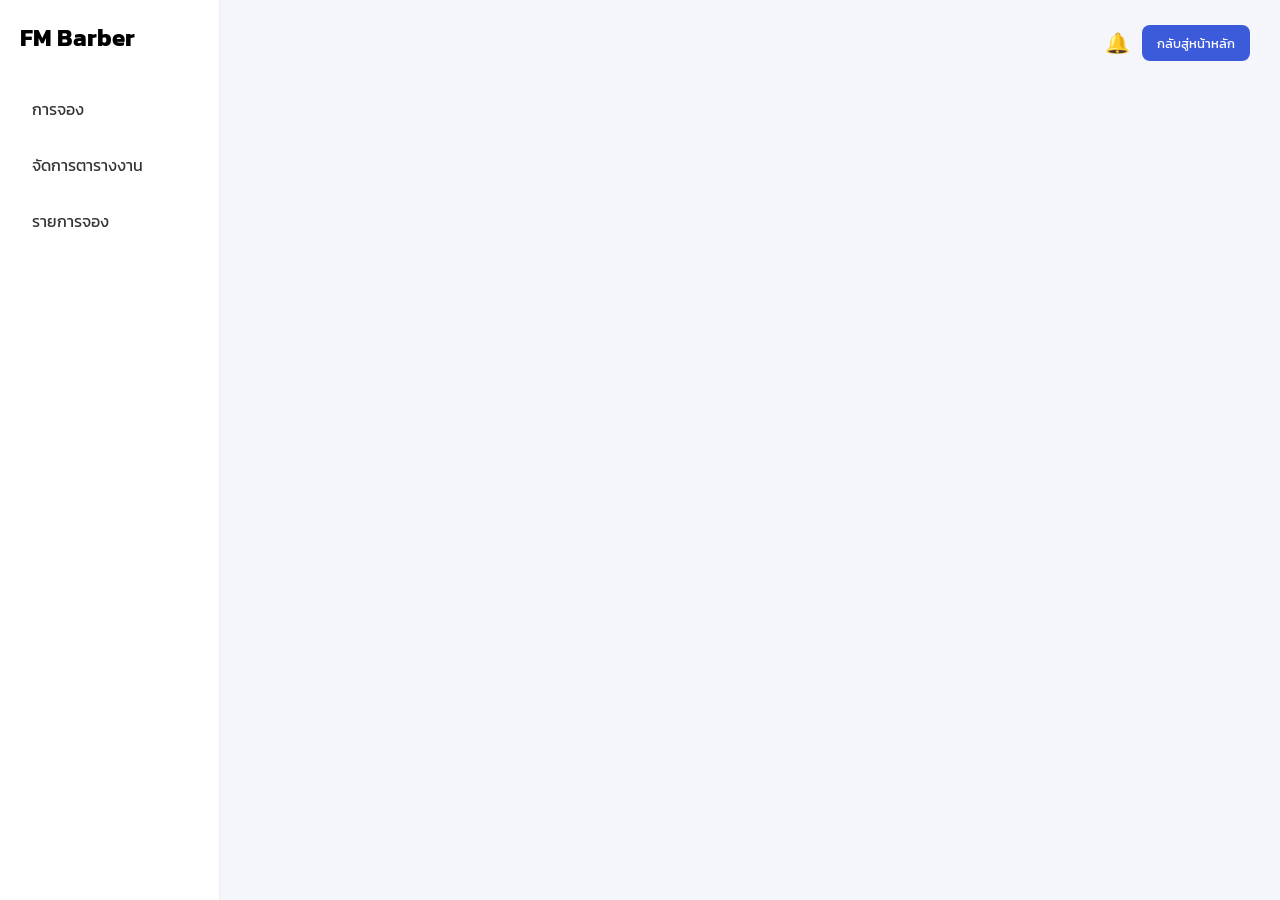
<file: notificationadmin.html>
<!DOCTYPE html>
<html lang="en">
<head>
    <meta charset="UTF-8">
    <meta name="viewport" content="width=device-width, initial-scale=1.0">
    <title>แจ้งเตือน</title>
    <link href="https://fonts.googleapis.com/css2?family=Kanit:wght@300;400;500;600&display=swap" rel="stylesheet">
</head>
<body>
<div class="layout">

<!-- sidebar -->

<div class="sidebar">

<h2>FM Barber</h2>

<a href="admin.html">การจอง</a>
<a href="manage.html">จัดการตารางงาน</a>
<a href="bookingadmin.html">รายการจอง</a>

</div>

<div class="main">

<div class="header">
    
<div class="topbar">

<button onclick="toggleNotify()" class="bell">
🔔
</button>

<button onclick="location.href='index.html'" class="home">
กลับสู่หน้าหลัก
</button>

</div>

</div>

<div id="notifyBox" class="notifyBox">
<h4>การแจ้งเตือน</h4>
<ul id="notifyList"></ul>
</div>
<div id="notifyPage" class="notifyPage">

<h2>การแจ้งเตือน</h2>

<div id="notifyContainer"></div>

</div>

</div>

</body>
<style>

*{
margin:0;
padding:0;
box-sizing:border-box;
font-family:'Kanit',sans-serif;
}

body{
background:#f4f6fb;
}

.layout{
display:flex;
}

/* sidebar */

.sidebar{
width:220px;
background:#fff;
height:100vh;
padding:20px;
border-right:1px solid #eee;
}

.sidebar h2{
margin-bottom:30px;
}

.sidebar a{
display:block;
padding:12px;
margin-bottom:8px;
text-decoration:none;
color:#333;
border-radius:8px;
}

.sidebar a.active{
background:#e7efff;
color:#2c5cff;
}
.topbar{
display:flex;
justify-content:flex-end;
gap:10px;
padding:10px;
}

.bell{
font-size:20px;
background:none;
border:none;
cursor:pointer;
}

.home{
background:#3b5bdb;
color:white;
border:none;
padding:8px 15px;
border-radius:8px;
cursor:pointer;
}

.notifyBox{
display:none;
position:absolute;
right:20px;
top:60px;
background:white;
width:250px;
border-radius:10px;
box-shadow:0 5px 15px rgba(0,0,0,0.2);
padding:10px;
}

.notifyBox ul{
list-style:none;
padding:0;
margin:0;
}

.notifyBox li{
padding:8px;
border-bottom:1px solid #eee;
font-size:14px;
}

.main{
flex:1;
}

.header{
display:flex;
justify-content:flex-end;
padding:15px 20px;
background:#f4f6fb;
}

.topbar{
display:flex;
align-items:center;
gap:12px;
}
/* หน้าแจ้งเตือนแบบการ์ด */

.notifyPage{
display:none;
padding:40px;
}

.notifyPage h2{
margin-bottom:25px;
font-size:24px;
}

.notify-card{
background:#d9d9d9;
padding:20px;
border-radius:18px;
width:500px;
margin-bottom:20px;
display:flex;
justify-content:space-between;
align-items:center;
}

.notify-text{
font-size:18px;
font-weight:500;
}

.notify-time{
font-size:14px;
margin-top:5px;
color:#333;
}

.notify-icons{
font-size:18px;
cursor:pointer;
}
</style>
<script>
function toggleNotify(){

const page = document.getElementById("notifyPage");

if(page.style.display === "block"){
page.style.display = "none";
}else{
page.style.display = "block";
renderAdminNotifyPage();
}

}
function renderAdminNotifications(){

let list = document.getElementById("notifyList");

let notifications =
JSON.parse(localStorage.getItem("adminNotifications")) || [];

list.innerHTML = "";

if(notifications.length === 0){

list.innerHTML = "<li>ไม่มีการแจ้งเตือน</li>";
return;

}

notifications.forEach((n)=>{

let li = document.createElement("li");

li.innerHTML =
n.message + "<br><small>" + n.timestamp + "</small>";

list.appendChild(li);

});

}

renderAdminNotifications();

function cancelBooking(name,time){

/* แจ้งเตือนลูกค้า */

let notifications = JSON.parse(localStorage.getItem("notifications")) || [];

notifications.unshift({
type:"cancel",
message:"คิวของคุณถูกยกเลิกโดยร้าน",
timestamp:new Date().toLocaleString("th-TH")
});

localStorage.setItem("notifications",JSON.stringify(notifications));


/* แจ้งเตือนแอดมิน */

let adminNotifications = JSON.parse(localStorage.getItem("adminNotifications")) || [];

adminNotifications.unshift({
message:"แอดมินยกเลิกคิว "+name+" เวลา "+time,
timestamp:new Date().toLocaleString("th-TH")
});

localStorage.setItem("adminNotifications",JSON.stringify(adminNotifications));

alert("ยกเลิกคิวแล้ว");

}

function renderAdminNotifyPage(){

let container = document.getElementById("notifyContainer");

let notifications =
JSON.parse(localStorage.getItem("adminNotifications")) || [];

container.innerHTML = "";

if(notifications.length === 0){

container.innerHTML = "<p>ไม่มีการแจ้งเตือน</p>";
return;

}

notifications.forEach((n,i)=>{

let div = document.createElement("div");

div.className = "notify-card";

div.innerHTML = `

<div>
<div class="notify-text">
${n.message} ✔️
</div>

<div class="notify-time">
${n.timestamp}
</div>
</div>

<div class="notify-icons" onclick="deleteAdminNotify(${i})">
🗑
</div>

`;

container.appendChild(div);

});

}

function deleteAdminNotify(i){

let notifications =
JSON.parse(localStorage.getItem("adminNotifications")) || [];

notifications.splice(i,1);

localStorage.setItem(
"adminNotifications",
JSON.stringify(notifications)
);

renderAdminNotifyPage();

}

</script>
 
</body>
</html>
</file>
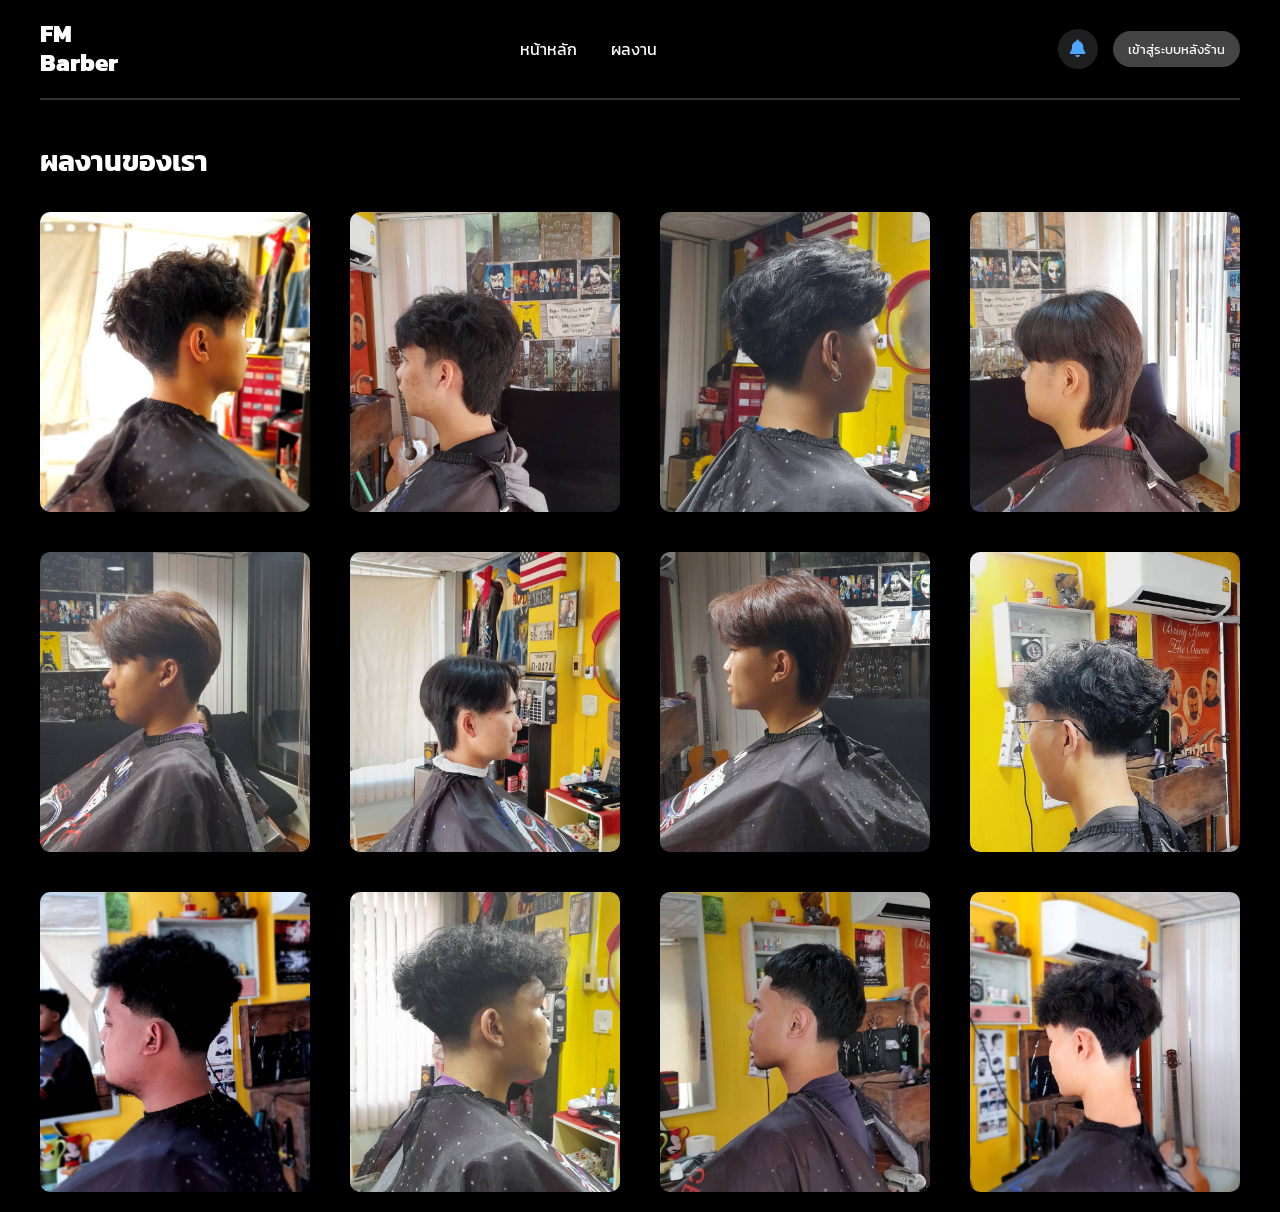
<file: portfolio.html>
<!DOCTYPE html>
<html lang="th">
<head>
    <meta charset="UTF-8">
    <title>ผลงาน | FM Barber</title>
    <link href="https://fonts.googleapis.com/css2?family=Kanit:wght@300;400;600;800&display=swap" rel="stylesheet">
    <link rel="stylesheet" href="https://cdnjs.cloudflare.com/ajax/libs/font-awesome/6.5.0/css/all.min.css">
    <link rel="stylesheet" href="style.css">
</head>
<body>

<header>
    <div class="logo">
        <h2>FM<br>Barber</h2>
    </div>

    <nav>
        <a href="index.html">หน้าหลัก</a>
        <a href="portfolio.html">ผลงาน</a>
    </nav>

    <div class="right-menu">
        <a href="notification.html" class="notification active">
            <i class="fa-solid fa-bell"></i>
        </a>
        <button class="login-btn" onclick="window.location.href='admin.html'">
            เข้าสู่ระบบหลังร้าน
</button>
    </div>
</header>

<hr>

<section class="portfolio">
    <h1>ผลงานของเรา</h1>

    <div class="gallery">

        <img src="image/635541662_910016121732061_3451401150130954385_n.jpg">
        <img src="image/636326020_910015761732097_2689520043271877863_n.jpg">
        <img src="image/636718179_910016078398732_649399923511543387_n.jpg">
        <img src="image/636831774_910015805065426_1741452277893165960_n.jpg">
        <img src="image/636952889_910016025065404_7333160065646976909_n.jpg">
        <img src="image/637746285_910015835065423_6034868873397399152_n.jpg">
        <img src="image/637965326_910015975065409_5779826685591194875_n.jpg">
        <img src="image/639225055_910015871732086_6291892393307995927_n.jpg">
        <img src="image/629311381_902554729144867_3597753787700934909_n.jpg">
        <img src="image/630376310_902554559144884_2818365996876682421_n.jpg">
        <img src="image/631202888_902554689144871_8630162092261669547_n.jpg">
        <img src="image/629234706_902554625811544_7715122832168963326_n.jpg"

    </div>
</section>

</body>
</html>
</file>
<file: style.css>
/* =========================
   RESET
========================= */
*{
    margin:0;
    padding:0;
    box-sizing:border-box;
    font-family:'Kanit',sans-serif;
}

body{
    background:#000;
    color:#fff;
    padding:20px 40px;
}

/* =========================
   HEADER / NAVBAR
========================= */
header{
    display:flex;
    justify-content:space-between;
    align-items:center;
}

.logo h2{
    font-weight:800;
    line-height:1.2;
}

nav a{
    margin:0 15px;
    text-decoration:none;
    color:#fff;
    font-weight:400;
    transition:0.3s;
}

nav a:hover{
    color:#f5c542;
}

.right-menu{
    display:flex;
    align-items:center;
    gap:15px;
}

/* ระฆัง */
.notification{
    width:40px;
    height:40px;
    background:#1f1f1f;
    border-radius:50%;
    display:flex;
    justify-content:center;
    align-items:center;
    cursor:pointer;
    transition:0.3s;
}

.notification i{
    color:#4da6ff;
    font-size:18px;
}

.notification:hover{
    background:#f5c542;
}

.notification:hover i{
    color:#000;
}

/* ปุ่ม login */
.login-btn{
    background:#444;
    border:none;
    padding:8px 15px;
    border-radius:20px;
    color:#fff;
    cursor:pointer;
    transition:0.3s;
}

.login-btn:hover{
    background:#f5c542;
    color:#000;
}

hr{
    margin:20px 0;
    border:0.5px solid #333;
}

/* =========================
   HERO (หน้าแรก)
========================= */
.hero h1{
    font-size:36px;
    margin-bottom:10px;
}

.hero p{
    color:#aaa;
}

/* =========================
   SERVICES
========================= */
.services{
    margin-top:40px;
}

.card{
    background:#2b2f30;
    padding:25px;
    border-radius:20px;
    width:400px;
    margin-top:15px;
}

/* =========================
   BOOKING CARD หน้าแรก
========================= */
.booking{
    margin-top:40px;
}

.booking-card{
    display:flex;
    justify-content:space-between;
    align-items:center;
    width:500px;
}

.book-btn{
    background:#f5c542;
    border:none;
    padding:8px 15px;
    border-radius:20px;
    cursor:pointer;
    font-weight:600;
    transition:0.3s;
}

.book-btn:hover{
    background:#fff;
}

/* =========================
   POLICY
========================= */
.policy{
    position:absolute;
    right:40px;
    top:200px;
}

.policy-card{
    background:#d9d9d9;
    color:#000;
    width:300px;
    height:200px;
}

/* =========================
   PORTFOLIO
========================= */
.portfolio{
    margin-top:40px;
}

.portfolio h1{
    font-size:28px;
    margin-bottom:30px;
}

.gallery{
    display:grid;
    grid-template-columns:repeat(4,1fr);
    gap:40px;
}

.gallery img{
    width:100%;
    height:300px;
    object-fit:cover;
    border-radius:10px;
    transition:0.3s;
    cursor:pointer;
}

.gallery img:hover{
    transform:scale(1.05);
}

/* =========================
   BOOKING PAGE
========================= */
.booking-page{
    margin-top:30px;
}

.booking-header{
    display:flex;
    justify-content:space-between;
    align-items:center;
}

.notice-box{
    background:#d9d9d9;
    color:#000;
    padding:15px;
    border-radius:15px;
    width:300px;
}

.booking-content{
    display:flex;
    gap:60px;
    margin-top:40px;
}

.left-side{ width:40%; }
.right-side{ width:60%; }

/* ===== CALENDAR ===== */
.calendar-box{
    background:#2b2f30;
    padding:20px;
    border-radius:15px;
    margin-top:10px;
}

.calendar-header{
    display:flex;
    justify-content:space-between;
    align-items:center;
    margin-bottom:15px;
}

.calendar-header button{
    background:#f5c542;
    border:none;
    padding:5px 12px;
    border-radius:8px;
    cursor:pointer;
}

.calendar-grid{
    display:grid;
    grid-template-columns:repeat(7,1fr);
    gap:8px;
}

.calendar-grid div{
    text-align:center;
    padding:8px;
    border-radius:50%;
    cursor:pointer;
    transition:0.3s;
}

.calendar-grid div:hover{
    background:#f5c542;
    color:#000;
}

.calendar-grid .active{
    background:#f5c542;
    color:#000;
}

/* ===== TIME GRID ===== */
.time-grid{
    display:grid;
    grid-template-columns:repeat(3,1fr);
    gap:20px;
    margin-top:20px;
}

.time-btn{
    padding:15px;
    border-radius:25px;
    border:none;
    background:#9e9e9e;
    cursor:pointer;
    font-weight:600;
    transition:0.3s;
}

.time-btn:hover{
    background:#f5c542;
}

.time-btn.active{
    background:#000;
    color:#fff;
    border:3px solid #f5c542;
}

/* ===== TEXTAREA ===== */
textarea{
    width:100%;
    height:120px;
    margin-top:20px;
    border-radius:15px;
    padding:15px;
    border:none;
    background:#2b2f30;
    color:#fff;
}

/* ===== CONFIRM PAGE ===== */
.confirm-container{
    max-width:600px;
    margin:60px auto;
    background:#2b2f30;
    padding:40px;
    border-radius:20px;
}

.confirm-container h2{
    margin-bottom:25px;
}

.confirm-container input{
    width:100%;
    padding:10px;
    margin:10px 0 20px;
    border:none;
    border-radius:10px;
    background:#444;
    color:#fff;
}

.confirm-container span{
    display:block;
    margin:10px 0 20px;
    color:#f5c542;
    font-weight:600;
}

/* =========================
   CONFIRM BUTTONS FINAL FIX
========================= */

.btn-group{
    display:flex;
    gap:20px;
    margin-top:30px;
}

/* ปุ่มใน btn-group ทุกปุ่ม */
.btn-group button{
    flex:1;
    padding:14px;
    border:none;
    border-radius:30px;
    font-weight:700;
    cursor:pointer;
    transition:0.3s;
}

/* ปุ่มแก้ไข */
.btn-group button:first-child{
    background:#555;
    color:#fff;
}

.btn-group button:first-child:hover{
    background:#777;
}

/* ปุ่มยืนยัน (เขียวแน่นอน) */
.btn-group button:last-child{
    background:#2ecc71 !important;
    color:#000 !important;
    box-shadow:0 4px 12px rgba(46,204,113,0.4);
}

.btn-group button:last-child:hover{
    background:#27ae60 !important;
    transform:translateY(-2px);
}

/* ปุ่มยกเลิก (แดง 100%) */
button.cancel{
    display:block;
    width:100%;
    margin-top:25px;
    padding:14px;
    border:none;
    border-radius:30px;
    background:#e74c3c !important;
    color:#fff !important;
    font-weight:700;
    cursor:pointer;
    transition:0.3s;
    box-shadow:0 4px 12px rgba(231,76,60,0.4);
}

button.cancel:hover{
    background:#c0392b !important;
    transform:translateY(-2px);
}
/* =========================
   CONFIRM BUTTON (BOOKING PAGE)
========================= */

.confirm-btn{
    margin-top:30px;
    padding:16px 40px;
    border:none;
    border-radius:35px;
    background:#2ecc71;
    color:#000;
    font-weight:700;
    font-size:16px;
    cursor:pointer;
    transition:0.3s;
    box-shadow:0 6px 18px rgba(46,204,113,0.4);
}

.confirm-btn:hover{
    background:#27ae60;
    transform:translateY(-3px);
}
/* =========================
   NOTE SECTION
========================= */

.note-section{
    margin-top:40px;
}

.note-section h3{
    margin-bottom:15px;
}

.note-section textarea{
    width:100%;
    height:140px;
    padding:15px;
    border-radius:20px;
    border:none;
    resize:none;
    font-family:'Kanit', sans-serif;
    font-size:14px;
    background:linear-gradient(145deg,#2a2a2a,#1f1f1f);
    color:#fff;
    box-shadow:0 4px 15px rgba(0,0,0,0.4);
    outline:none;
    transition:0.3s;
}

.note-section textarea:focus{
    box-shadow:0 0 0 2px #f4c542;
}

.popup-overlay{
    position:fixed;
    top:0;
    left:0;
    width:100%;
    height:100%;
    background:rgba(0,0,0,0.7);
    display:flex;
    align-items:center;
    justify-content:center;
    visibility:hidden;
    opacity:0;
    transition:0.3s;
    z-index:999;
}

.popup-overlay.show{
    visibility:visible;
    opacity:1;
}

.popup-box{
    background:#1f1f1f;
    padding:35px;
    width:350px;
    border-radius:20px;
    text-align:center;
}

.popup-buttons{
    display:flex;
    gap:15px;
    justify-content:center;
}

.popup-cancel{
    padding:10px 25px;
    border:none;
    border-radius:25px;
    background:#555;
    color:#fff;
    cursor:pointer;
}

.popup-confirm{
    padding:10px 25px;
    border:none;
    border-radius:25px;
    background:#2ecc71;
    color:#000;
    font-weight:600;
    cursor:pointer;
}

.booking-card{
    padding:20px;
    border-radius:20px;
    background:#2a2f33;
    color:white;
    margin-top:15px;
}

.active-booking{
    background:linear-gradient(135deg,#3b3f45,#1f2327);
}

.book-btn{
    display:inline-block;
    margin-top:10px;
    padding:8px 15px;
    background:#f4c430;
    color:black;
    text-decoration:none;
    border-radius:10px;
    font-weight:600;
}

.cancel-btn{
    margin-top:10px;
    padding:8px 15px;
    background:#ff4d4d;
    border:none;
    color:white;
    border-radius:10px;
    cursor:pointer;
}

.notification-section{
    padding:40px;
}

.notification-section h2{
    color:white;
    margin-bottom:20px;
}

.noti-card{
    background:#bdbdbd;
    padding:20px;
    border-radius:20px;
    margin-bottom:15px;
    max-width:500px;
}

.noti-card h4{
    display:flex;
    justify-content:space-between;
    align-items:center;
    font-weight:600;
}

.noti-card i{
    color:#2ecc71;
}

.notification{
    color:white;
    text-decoration:none;
    font-size:18px;
}

.notification.active{
    color:#f4c430;
}

.noti-card{
display:flex;
justify-content:space-between;
align-items:center;
background:#bfbfbf;
padding:20px;
border-radius:20px;
margin:20px 0;
}

.noti-text h4{
margin:0;
font-size:20px;
}

.noti-text p{
margin-top:5px;
color:#333;
}

.success{
color:#22c55e;
margin-left:10px;
}

.noti-delete i{
font-size:18px;
color:#ef4444;
cursor:pointer;
transition:0.2s;
}

.noti-delete i:hover{
transform:scale(1.2);
}

.popup{
position:fixed;
top:0;
left:0;
width:100%;
height:100%;
background:rgba(0,0,0,0.7);
display:none;
align-items:center;
justify-content:center;
z-index:999;
}

.popup-box{
background:#2f3336;
padding:30px;
border-radius:15px;
text-align:center;
width:300px;
}

.popup-btn{
display:flex;
justify-content:space-between;
margin-top:20px;
}

.popup-btn button{
padding:8px 20px;
border:none;
border-radius:10px;
cursor:pointer;
}

.no{
background:#ff3b30;
color:white;
}

.yes{
background:#34c759;
color:white;
}

.ok{
margin-top:20px;
background:#34c759;
color:white;
padding:8px 25px;
border:none;
border-radius:10px;
cursor:pointer;
}

.time-btn.disabled{
cursor:not-allowed;
background:#444;
color:#999;
}
</file>
<file: admin.css>
body{
font-family:'Kanit',sans-serif;
margin:0;
background:#f6f8fb;
display:flex;
color:#333;
}

/* sidebar */

.sidebar{
width:220px;
background:white;
height:100vh;
padding:22px;
border-right:1px solid #f0f0f0;
}

.sidebar h2{
margin-bottom:30px;
font-size:20px;
}

.menu a{
display:block;
padding:10px 12px;
border-radius:8px;
margin-bottom:8px;
cursor:pointer;
transition:0.2s;
color:#444;
}

.menu a:hover{
background:#f4f7ff;
}

.menu a.active{
background:#e9f0ff;
color:#2a6df5;
font-weight:600;
}


/* main */

.main{
flex:1;
padding:25px;
}


/* topbar */

.topbar{
display:flex;
justify-content:space-between;
align-items:center;
margin-bottom:25px;
}

.right-menu{
display:flex;
align-items:center;
gap:15px;
}

.bell{
font-size:20px;
cursor:pointer;
color:#555;
}

.home-btn{
background:#2a6df5;
color:white;
border:none;
padding:8px 16px;
border-radius:6px;
cursor:pointer;
font-size:14px;
}

.home-btn:hover{
background:#1e57d6;
}


/* layout */

.content{
display:flex;
gap:20px;
align-items:flex-start;
}


/* calendar */

.calendar-box{
flex:3;
background:white;
padding:25px;
border-radius:12px;
box-shadow:0 4px 15px rgba(0,0,0,0.04);
}

.calendar-header{
display:flex;
justify-content:center;
align-items:center;
gap:18px;
margin-bottom:20px;
}

.calendar-header button:not(.date-btn){
background:#f2f4f8;
border:none;
padding:6px 12px;
border-radius:6px;
cursor:pointer;
font-size:14px;
}

.calendar-header button:hover{
background:#e6eaf2;
}

.calendar-header span{
font-weight:600;
font-size:16px;
}

/* table */

.calendar-table{
width:100%;
border-collapse:collapse;
font-size:14px;
}

.calendar-table th{
padding:12px;
background:#f6f8fc;
font-weight:600;
color:#444;
border-bottom:1px solid #eee;
}

.calendar-table td{
height:42px;
text-align:center;
border-bottom:1px solid #f1f1f1;
color:#555;
}

.calendar-table tr:hover td{
background:#fafbff;
}

/* booked */

.calendar-table td.booked{
background:#e9f0ff;
color:#2a6df5;
font-weight:600;
border-radius:6px;
}


/* summary */

.summary{
flex:1;
background:white;
padding:20px;
border-radius:12px;
box-shadow:0 4px 15px rgba(0,0,0,0.04);
}

.summary h3{
margin-bottom:18px;
}


/* stat box */

.stat{
background:#f7f9fc;
padding:16px;
border-radius:10px;
margin-bottom:15px;
text-align:center;
}

.stat h2{
margin:6px 0 0 0;
color:#2a6df5;
font-size:22px;
}


/* booking list */

.booking-item{
background:#f7f9fc;
padding:12px;
border-radius:10px;
margin-bottom:12px;
}

.booking-item .time{
font-weight:600;
color:#2a6df5;
margin-bottom:2px;
}

.booking-item .date{
font-size:13px;
color:#777;
}

/* ปุ่มเลือกวัน */

.calendar-header .date-btn{
background:#2a6df5;
color:white;
border:none;
padding:7px 14px;
border-radius:6px;
font-size:13px;
cursor:pointer;
margin-left:10px;
transition:0.2s;
}

/* hover ให้เข้มขึ้น */

.calendar-header .date-btn:hover{
background:#1e57d6;
color:white;
}

.date-popup{
position:fixed;
top:0;
left:0;
width:100%;
height:100%;
background:rgba(0,0,0,0.4);
display:none;
justify-content:center;
align-items:center;
z-index:999;
}

.date-box{
background:#2b2f34;
color:white;
padding:20px;
border-radius:10px;
width:320px;
}

.date-header{
display:flex;
justify-content:space-between;
align-items:center;
margin-bottom:15px;
}

.date-grid{
display:grid;
grid-template-columns:repeat(7,1fr);
gap:10px;
}

.date-item{
padding:10px;
text-align:center;
border-radius:6px;
cursor:pointer;
transition:0.2s;
}

.date-item:hover{
background:#3f454b;
}

.booking-item b{
color:#444;
font-weight:600;
}

.booking-item{
line-height:1.6;
}
</file>
